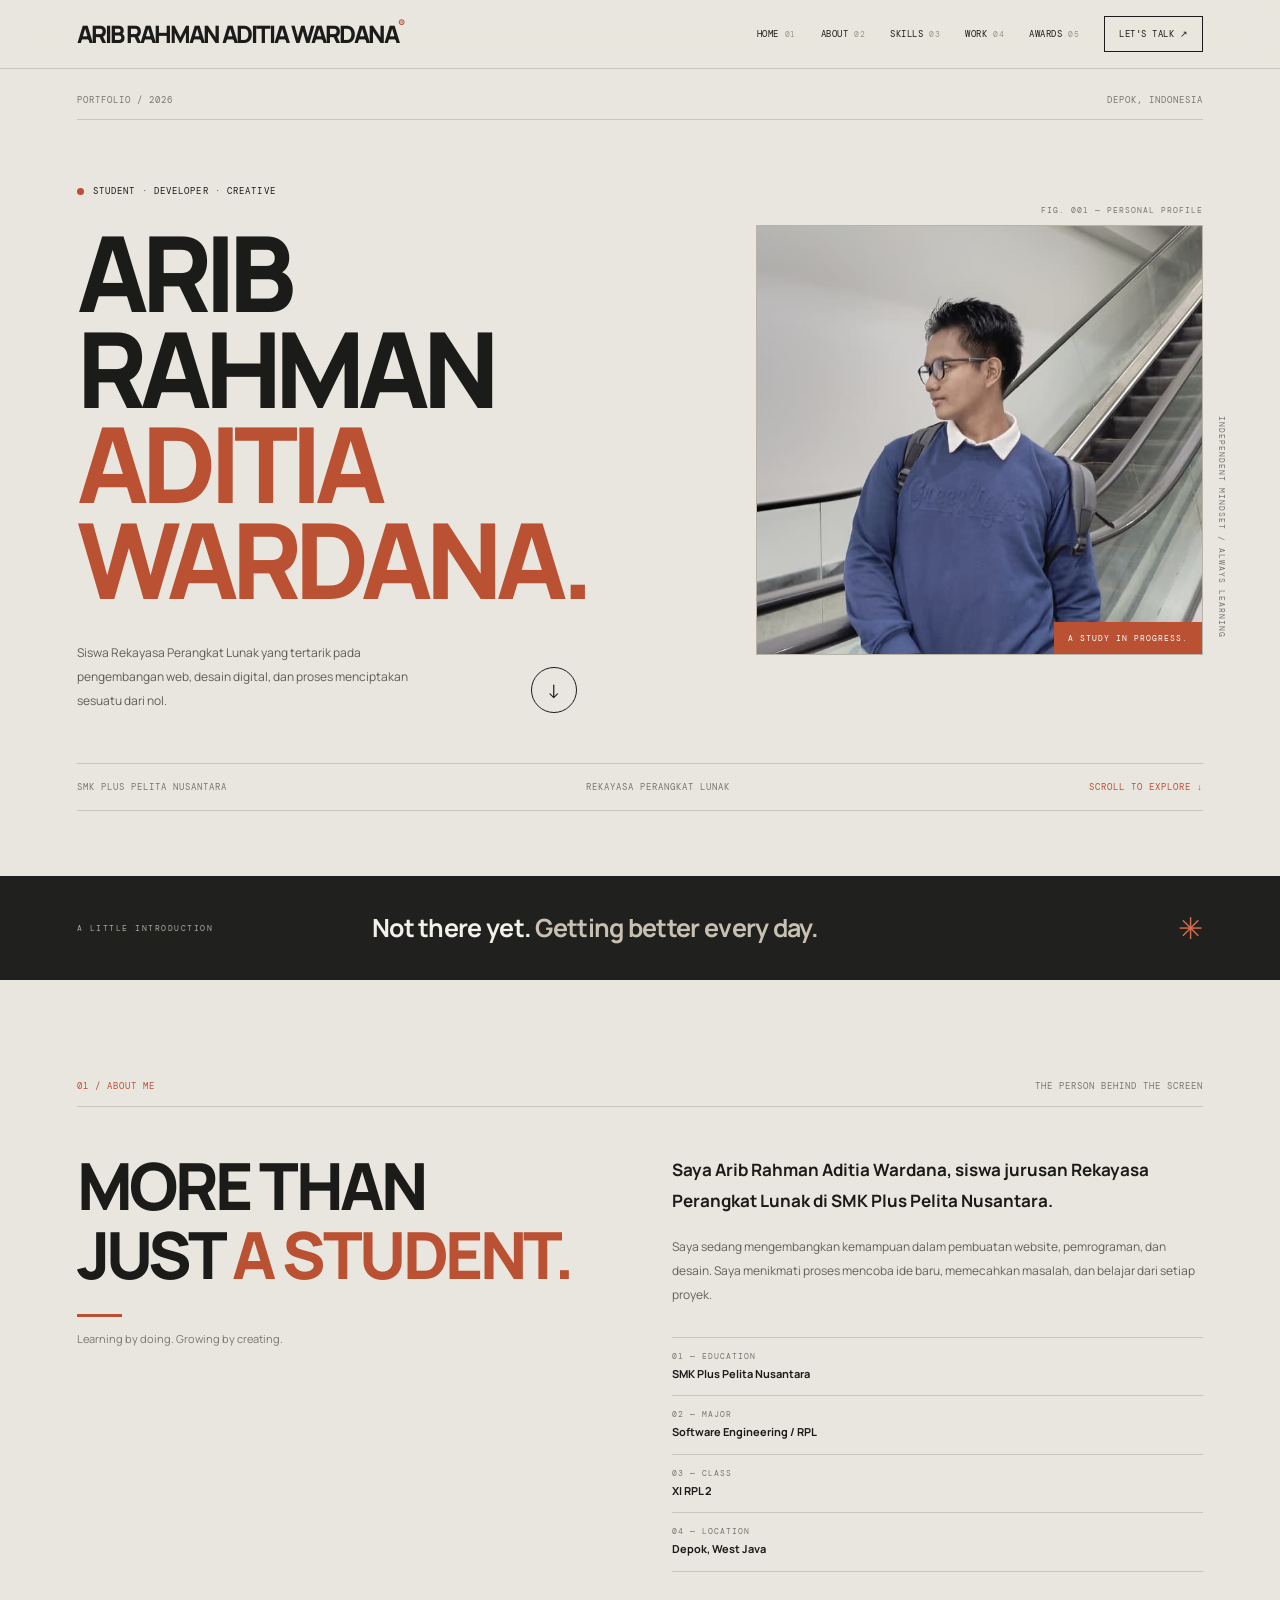
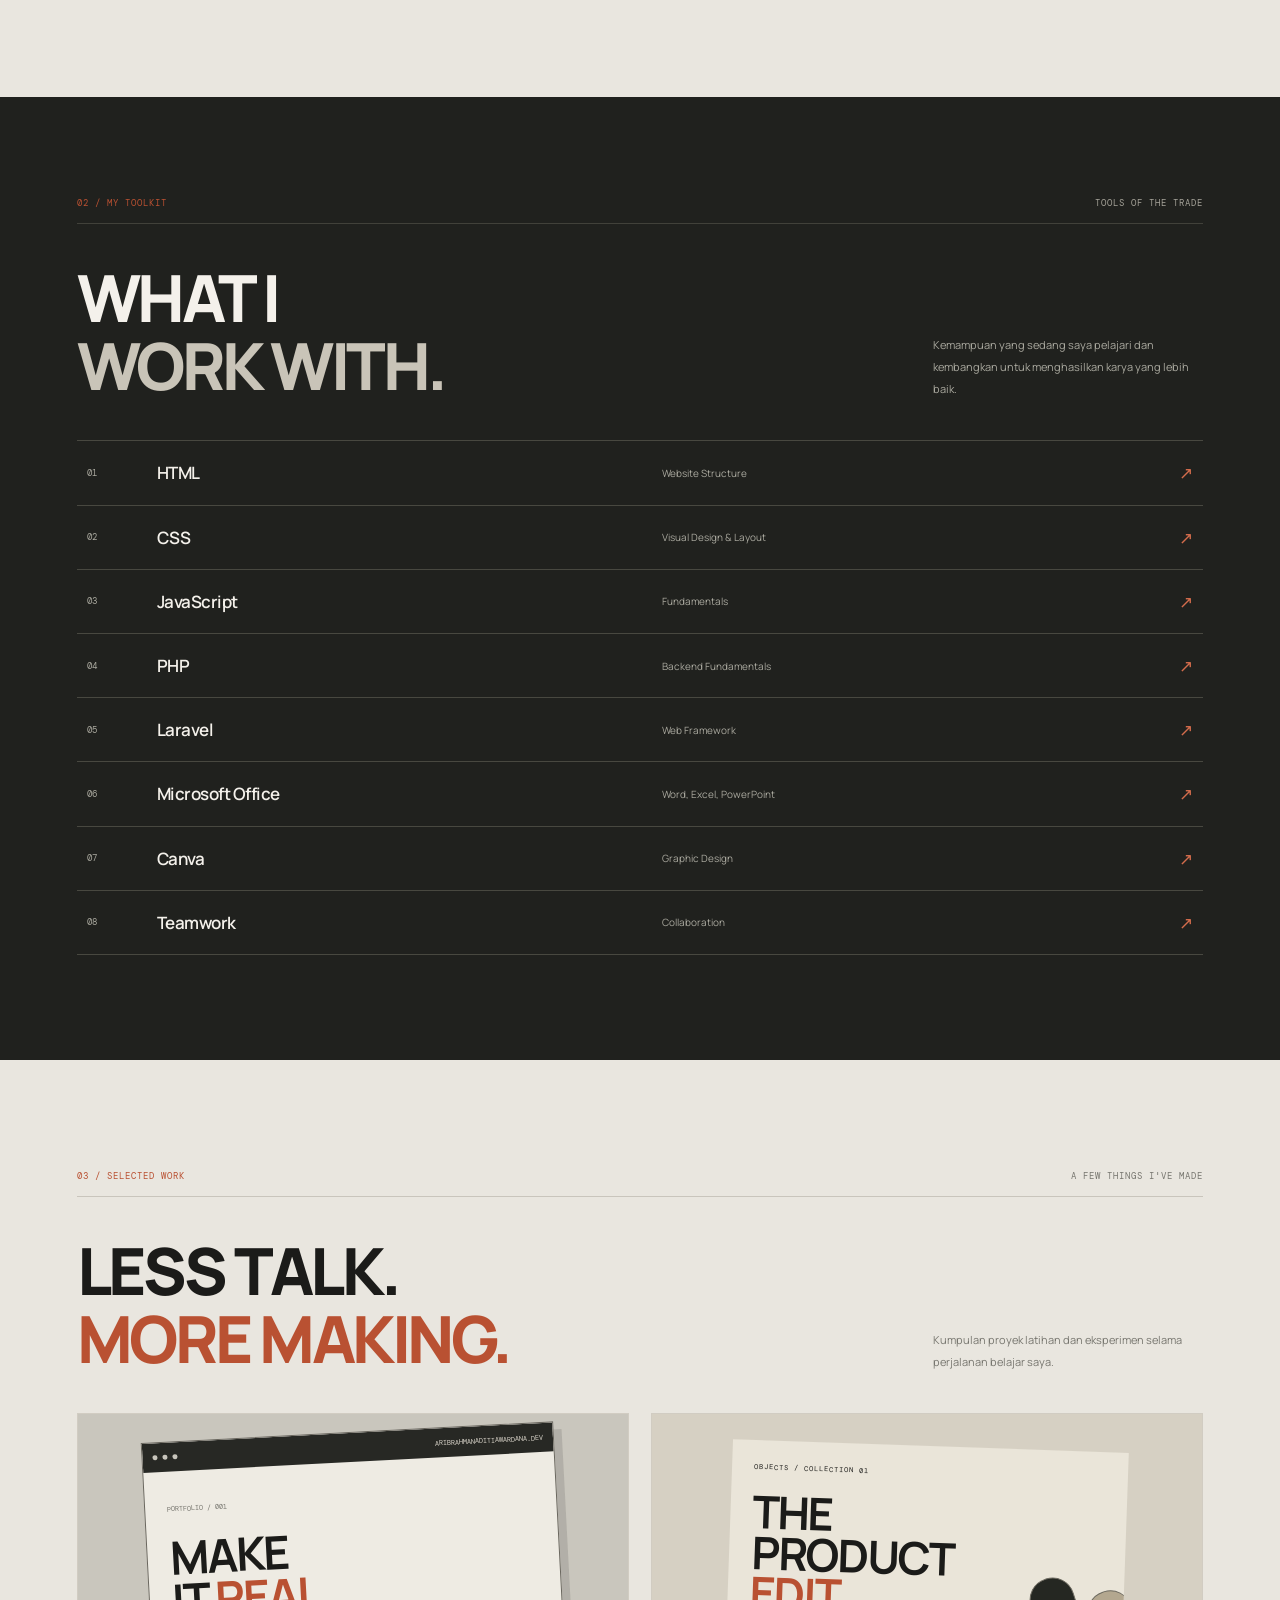
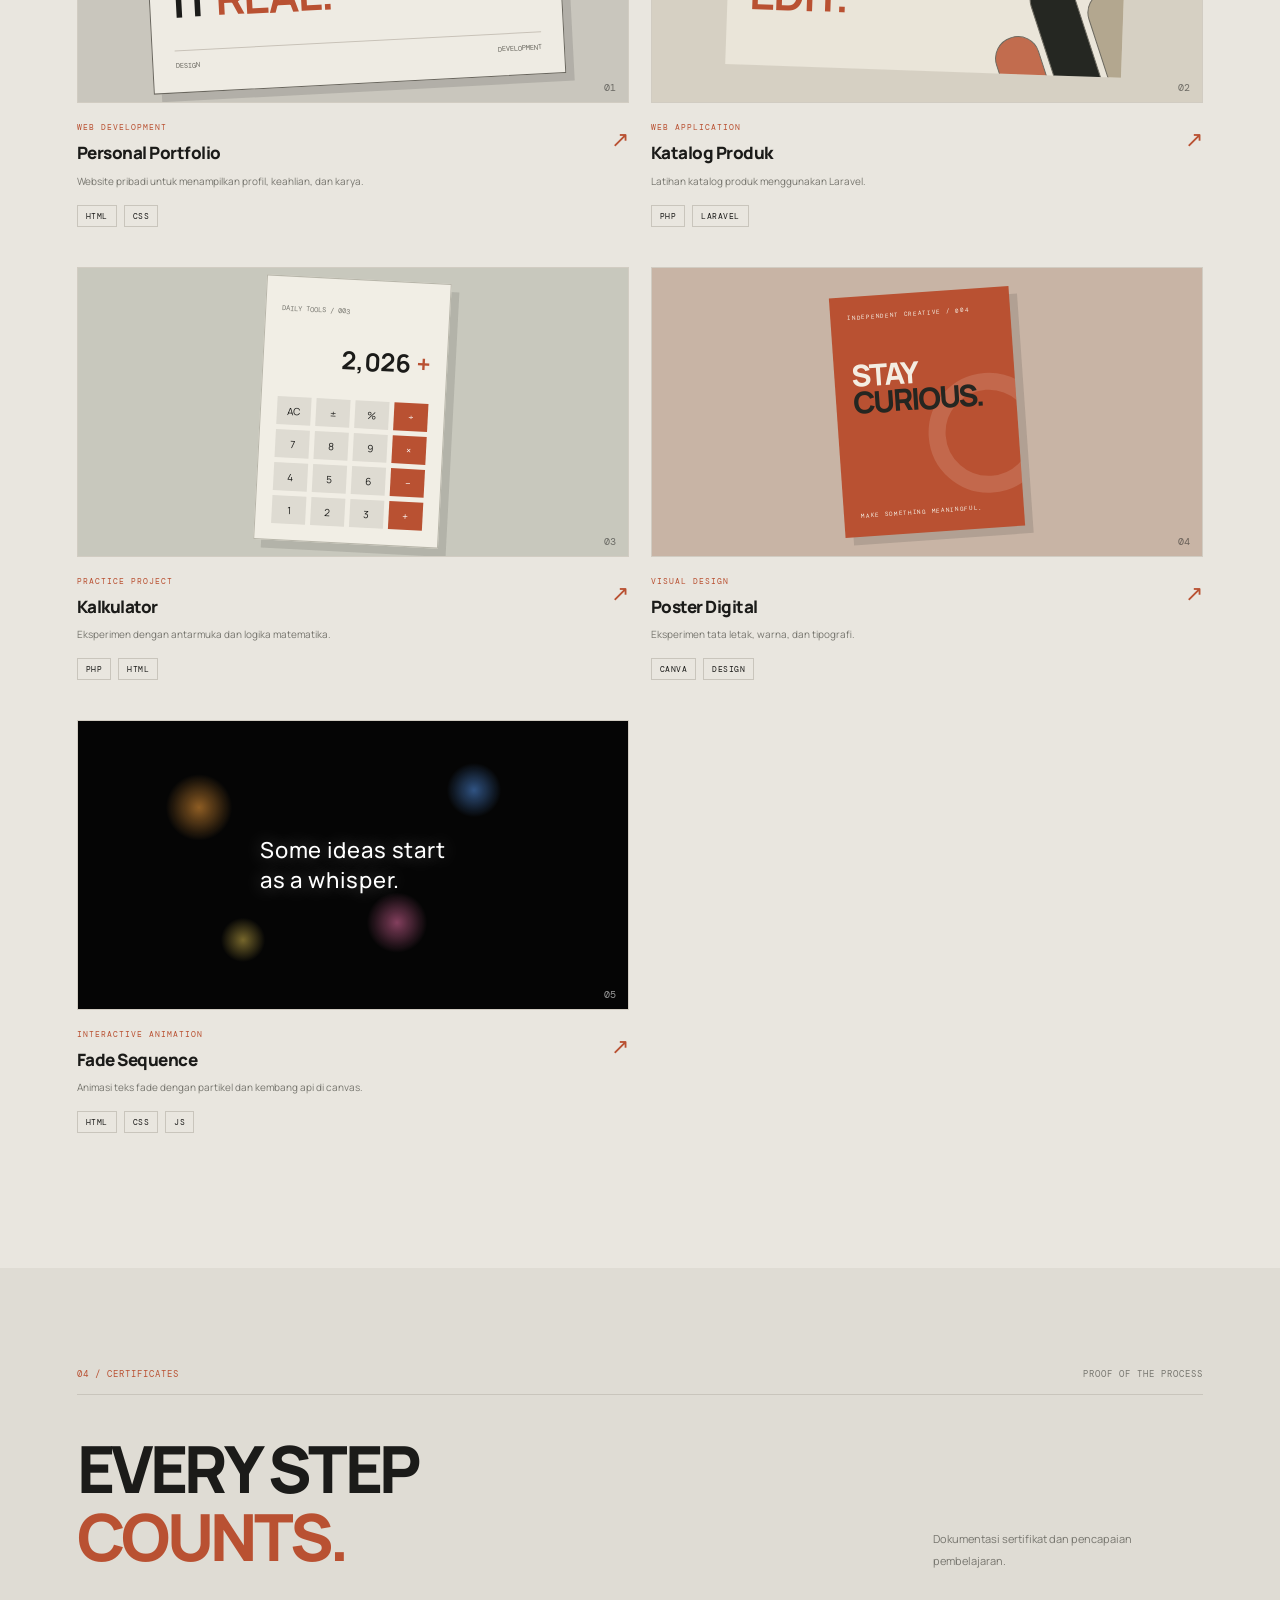
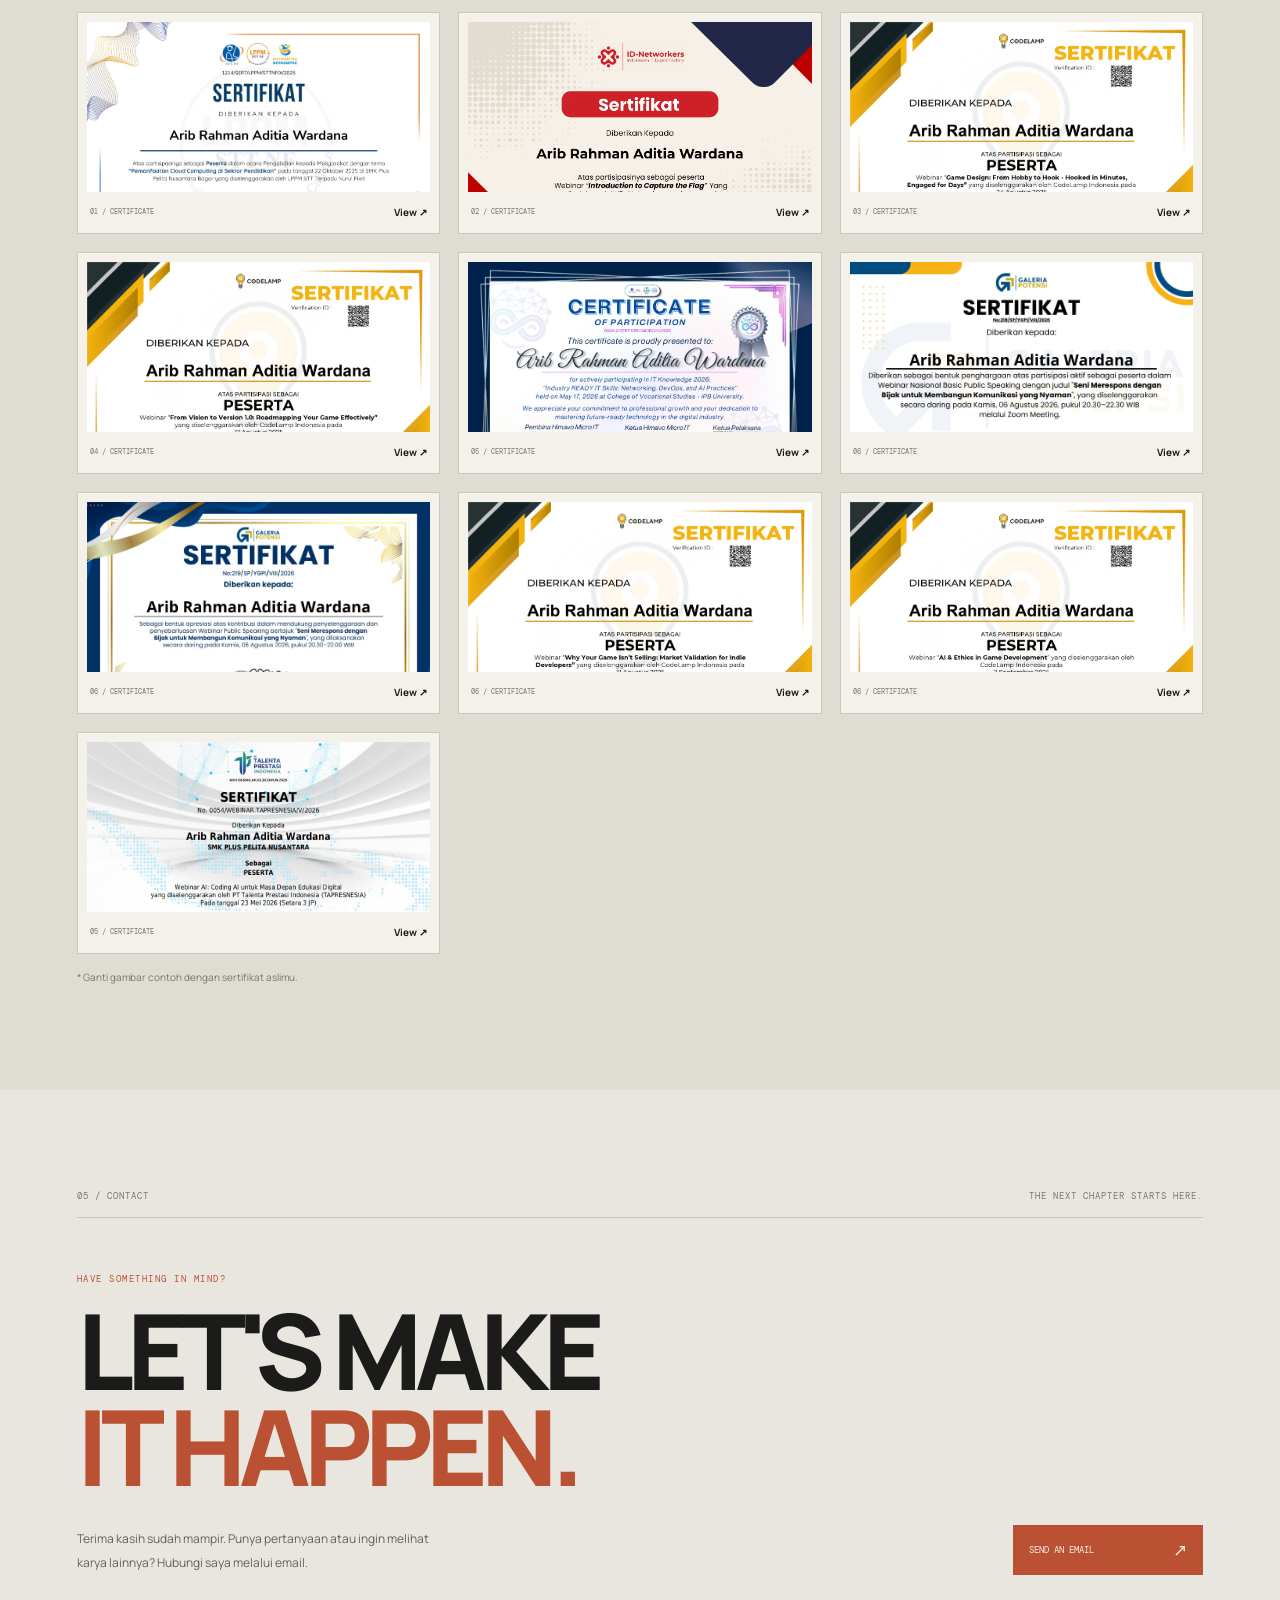
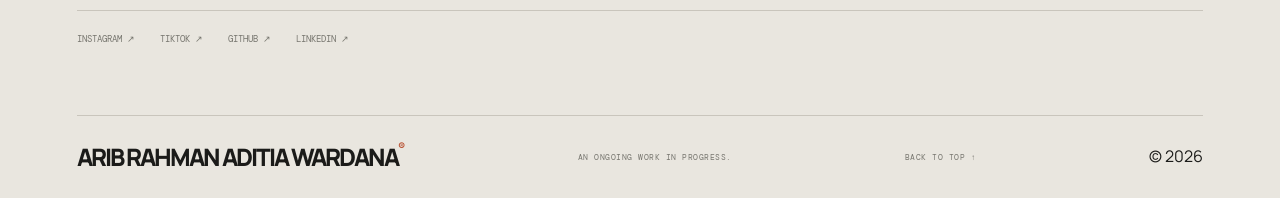
<file: index.html>
<!DOCTYPE html>
<html lang="id">
<head>
    <meta charset="UTF-8">
    <meta name="viewport" content="width=device-width, initial-scale=1.0">
    <meta name="description" content="Portofolio pribadi Arib Rahman Aditia Wardana.">
    <title>Arib Rahman Aditia Wardana — Portfolio</title>

    <link rel="stylesheet" href="style.css">
    <link rel="preconnect" href="https://fonts.googleapis.com">
    <link href="https://fonts.googleapis.com/css2?family=DM+Mono:wght@400;500&family=Manrope:wght@400;500;600;700;800&display=swap" rel="stylesheet">
</head>
<body>

    <!-- NAVIGATION -->
    <header class="navbar">
        <a href="#home" class="logo">ARIB RAHMAN ADITIA WARDANA<span>®</span></a>

        <input type="checkbox" id="menu-toggle">
        <label for="menu-toggle" class="menu-toggle">
            <span></span>
            <span></span>
        </label>

        <nav class="nav-links">
            <a href="#home">HOME <span>01</span></a>
            <a href="#about">ABOUT <span>02</span></a>
            <a href="#skills">SKILLS <span>03</span></a>
            <a href="#projects">WORK <span>04</span></a>
            <a href="#certificates">AWARDS <span>05</span></a>
            <a href="#contact" class="contact-link">LET'S TALK ↗</a>
        </nav>
    </header>

    <main>

        <!-- HERO -->
        <section class="hero page-width" id="home">
            <div class="hero-topline">
                <span>PORTFOLIO / 2026</span>
                <span>DEPOK, INDONESIA</span>
            </div>

            <div class="hero-main">
                <div class="hero-copy">
                    <p class="eyebrow"><span class="orange-dot"></span> STUDENT · DEVELOPER · CREATIVE</p>

                   <h1>
    ARIB RAHMAN<br>
    <span>ADITIA</span><br>
    <span>WARDANA</span><span class="period">.</span>
</h1>
                    <div class="hero-bottom">
                        <p class="hero-description">
                            Siswa Rekayasa Perangkat Lunak yang tertarik
                            pada pengembangan web, desain digital,
                            dan proses menciptakan sesuatu dari nol.
                        </p>

                        <a href="#projects" class="round-link" aria-label="Lihat proyek">
                            <span>↓</span>
                        </a>
                    </div>
                </div>

                <div class="hero-photo-area">
                    <div class="photo-index">FIG. 001 — PERSONAL PROFILE</div>

                    <div class="photo-frame">
                        <img src="image/perpusnaskrl.jpeg" alt="Foto Arib Rahman Aditia Wardana">
                        <div class="photo-placeholder">
                            <span>AR.</span>
                            <p>ADD YOUR PORTRAIT</p>
                        </div>
                        <div class="photo-caption">A STUDY IN PROGRESS.</div>
                    </div>

                    <div class="side-note">INDEPENDENT MINDSET / ALWAYS LEARNING</div>
                </div>
            </div>

            <div class="hero-footer">
                <span>SMK PLUS PELITA NUSANTARA</span>
                <span>REKAYASA PERANGKAT LUNAK</span>
                <a href="#about">SCROLL TO EXPLORE ↓</a>
            </div>
        </section>

        <!-- INTRO STRIP -->
        <section class="intro-strip">
            <div class="page-width intro-inner">
                <span class="intro-label">A LITTLE INTRODUCTION</span>
                <p>
                    Not there yet. <span>Getting better every day.</span>
                </p>
                <span class="intro-mark">✳</span>
            </div>
        </section>

        <!-- ABOUT -->
        <section class="page-width section about-section" id="about">
            <div class="section-top">
                <span class="section-number">01 / ABOUT ME</span>
                <span class="section-tag">THE PERSON BEHIND THE SCREEN</span>
            </div>

            <div class="about-layout">
                <div class="about-heading">
                    <h2>MORE THAN<br>JUST <span>A STUDENT.</span></h2>
                    <div class="small-line"></div>
                    <p>Learning by doing. Growing by creating.</p>
                </div>

                <div class="about-content">
                    <p class="lead">
                        Saya Arib Rahman Aditia Wardana, siswa jurusan
                        Rekayasa Perangkat Lunak di SMK Plus Pelita Nusantara.
                    </p>

                    <p>
                        Saya sedang mengembangkan kemampuan dalam
                        pembuatan website, pemrograman, dan desain.
                        Saya menikmati proses mencoba ide baru,
                        memecahkan masalah, dan belajar dari setiap proyek.
                    </p>

                    <div class="about-facts">
                        <div>
                            <span>01 — EDUCATION</span>
                            <strong>SMK Plus Pelita Nusantara</strong>
                        </div>
                        <div>
                            <span>02 — MAJOR</span>
                            <strong>Software Engineering / RPL</strong>
                        </div>
                        <div>
                            <span>03 — CLASS</span>
                            <strong>XI RPL 2</strong>
                        </div>
                        <div>
                            <span>04 — LOCATION</span>
                            <strong>Depok, West Java</strong>
                        </div>
                    </div>
                </div>
            </div>
        </section>

        <!-- SKILLS -->
        <section class="skills-section" id="skills">
            <div class="page-width section">
                <div class="section-top">
                    <span class="section-number">02 / MY TOOLKIT</span>
                    <span class="section-tag">TOOLS OF THE TRADE</span>
                </div>

                <div class="skills-heading">
                    <h2>WHAT I<br><span>WORK WITH.</span></h2>
                    <p>
                        Kemampuan yang sedang saya pelajari dan
                        kembangkan untuk menghasilkan karya yang lebih baik.
                    </p>
                </div>

                <div class="skill-list">
                    <div class="skill-row">
                        <span class="skill-no">01</span>
                        <h3>HTML</h3>
                        <p>Website Structure</p>
                        <span class="skill-arrow">↗</span>
                    </div>

                    <div class="skill-row">
                        <span class="skill-no">02</span>
                        <h3>CSS</h3>
                        <p>Visual Design &amp; Layout</p>
                        <span class="skill-arrow">↗</span>
                    </div>

                    <div class="skill-row">
                        <span class="skill-no">03</span>
                        <h3>JavaScript</h3>
                        <p>Fundamentals</p>
                        <span class="skill-arrow">↗</span>
                    </div>

                    <div class="skill-row">
                        <span class="skill-no">04</span>
                        <h3>PHP</h3>
                        <p>Backend Fundamentals</p>
                        <span class="skill-arrow">↗</span>
                    </div>

                    <div class="skill-row">
                        <span class="skill-no">05</span>
                        <h3>Laravel</h3>
                        <p>Web Framework</p>
                        <span class="skill-arrow">↗</span>
                    </div>

                    <div class="skill-row">
                        <span class="skill-no">06</span>
                        <h3>Microsoft Office</h3>
                        <p>Word, Excel, PowerPoint</p>
                        <span class="skill-arrow">↗</span>
                    </div>

                    <div class="skill-row">
                        <span class="skill-no">07</span>
                        <h3>Canva</h3>
                        <p>Graphic Design</p>
                        <span class="skill-arrow">↗</span>
                    </div>

                    <div class="skill-row">
                        <span class="skill-no">08</span>
                        <h3>Teamwork</h3>
                        <p>Collaboration</p>
                        <span class="skill-arrow">↗</span>
                    </div>
                </div>
            </div>
        </section>

        <!-- PROJECTS -->
        <section class="page-width section projects-section" id="projects">
            <div class="section-top">
                <span class="section-number">03 / SELECTED WORK</span>
                <span class="section-tag">A FEW THINGS I'VE MADE</span>
            </div>

            <div class="projects-heading">
                <h2>LESS TALK.<br><span>MORE MAKING.</span></h2>
                <p>
                    Kumpulan proyek latihan dan eksperimen
                    selama perjalanan belajar saya.
                </p>
            </div>

            <div class="project-grid">

                <article class="project-card project-featured">
                    <div class="project-art art-portfolio">
                        <div class="art-browser">
                            <div class="browser-top">
                                <span></span><span></span><span></span>
                                <p>ARIBRAHMANADITIAWARDANA.DEV</p>
                            </div>
                            <div class="browser-content">
                                <span class="browser-label">PORTFOLIO / 001</span>
                                <h3>MAKE<br>IT <i>REAL.</i></h3>
                                <div class="browser-bottom">
                                    <span>DESIGN</span>
                                    <span>DEVELOPMENT</span>
                                </div>
                            </div>
                        </div>
                        <span class="art-number">01</span>
                    </div>

                    <div class="project-info">
                        <div>
                            <p class="project-type">WEB DEVELOPMENT</p>
                            <h3>Personal Portfolio</h3>
                            <p>Website pribadi untuk menampilkan profil, keahlian, dan karya.</p>
                        </div>
                        <span class="project-symbol">↗</span>
                    </div>
                    <div class="project-tech"><span>HTML</span><span>CSS</span></div>
                </article>

                <article class="project-card">
                    <div class="project-art art-catalog">
                        <div class="catalog-sheet">
                            <p>OBJECTS / COLLECTION 01</p>
                            <h3>THE<br>PRODUCT<br><span>EDIT.</span></h3>
                            <div class="catalog-objects">
                                <div class="object object-one"></div>
                                <div class="object object-two"></div>
                                <div class="object object-three"></div>
                            </div>
                        </div>
                        <span class="art-number">02</span>
                    </div>

                    <div class="project-info">
                        <div>
                            <p class="project-type">WEB APPLICATION</p>
                            <h3>Katalog Produk</h3>
                            <p>Latihan katalog produk menggunakan Laravel.</p>
                        </div>
                        <span class="project-symbol">↗</span>
                    </div>
                    <div class="project-tech"><span>PHP</span><span>LARAVEL</span></div>
                </article>

                <article class="project-card" id="open-calc" role="button" tabindex="0" style="cursor:pointer">
                    <div class="project-art art-calculator">
                        <div class="calculator-sheet">
                            <span class="calc-title">DAILY TOOLS / 003</span>
                            <div class="calc-display">2,026 <span>+</span></div>
                            <div class="calc-grid">
                                <span>AC</span><span>±</span><span>%</span><span class="orange">÷</span>
                                <span>7</span><span>8</span><span>9</span><span class="orange">×</span>
                                <span>4</span><span>5</span><span>6</span><span class="orange">−</span>
                                <span>1</span><span>2</span><span>3</span><span class="orange">+</span>
                            </div>
                        </div>
                        <span class="art-number">03</span>
                    </div>

                    <div class="project-info">
                        <div>
                            <p class="project-type">PRACTICE PROJECT</p>
                            <h3>Kalkulator</h3>
                            <p>Eksperimen dengan antarmuka dan logika matematika.</p>
                        </div>
                        <span class="project-symbol">↗</span>
                    </div>
                    <div class="project-tech"><span>PHP</span><span>HTML</span></div>
                </article>

                <article class="project-card">
                    <div class="project-art art-poster">
                        <div class="poster-sheet">
                            <span class="poster-top">INDEPENDENT CREATIVE / 004</span>
                            <h3>STAY<br><span>CURIOUS.</span></h3>
                            <div class="poster-circle"></div>
                            <span class="poster-bottom">MAKE SOMETHING MEANINGFUL.</span>
                        </div>
                        <span class="art-number">04</span>
                    </div>

                    <div class="project-info">
                        <div>
                            <p class="project-type">VISUAL DESIGN</p>
                            <h3>Poster Digital</h3>
                            <p>Eksperimen tata letak, warna, dan tipografi.</p>
                        </div>
                        <span class="project-symbol">↗</span>
                    </div>
                    <div class="project-tech"><span>CANVA</span><span>DESIGN</span></div>
                </article>

                <article class="project-card" id="open-fade" role="button" tabindex="0" style="cursor:pointer">
                    <div class="project-art" style="background:#050505;">
                        <div style="position:absolute;inset:0;background:
                            radial-gradient(circle at 22% 30%, rgba(255,165,60,.55) 0, transparent 7%),
                            radial-gradient(circle at 72% 24%, rgba(90,160,255,.5) 0, transparent 6%),
                            radial-gradient(circle at 58% 70%, rgba(255,120,180,.5) 0, transparent 8%),
                            radial-gradient(circle at 30% 76%, rgba(255,220,90,.45) 0, transparent 5%);"></div>
                        <span style="position:relative;color:#fff;font:500 22px 'Manrope',sans-serif;letter-spacing:.04em;text-shadow:0 0 18px rgba(255,255,255,.35);">Some ideas start<br>as a whisper.</span>
                        <span class="art-number" style="color:rgba(255,255,255,.6)">05</span>
                    </div>

                    <div class="project-info">
                        <div>
                            <p class="project-type">INTERACTIVE ANIMATION</p>
                            <h3>Fade Sequence</h3>
                            <p>Animasi teks fade dengan partikel dan kembang api di canvas.</p>
                        </div>
                        <span class="project-symbol">↗</span>
                    </div>
                    <div class="project-tech"><span>HTML</span><span>CSS</span><span>JS</span></div>
                </article>


            </div>
        </section>

        <!-- CERTIFICATES -->
        <section class="cert-section" id="certificates">
            <div class="page-width section">
                <div class="section-top">
                    <span class="section-number">04 / CERTIFICATES</span>
                    <span class="section-tag">PROOF OF THE PROCESS</span>
                </div>

                <div class="cert-heading">
                    <h2>EVERY STEP<br><span>COUNTS.</span></h2>
                    <p>Dokumentasi sertifikat dan pencapaian pembelajaran.</p>
                </div>

                <div class="cert-grid">
                    <a class="cert-card" href="image/Arib Rahman Aditia Wardana  - Sertifikat Peserta “Pemanfaatan Cloud Computing di Sektor Pendidikan”_page-0001.jpg" target="_blank" rel="noopener noreferrer">
                        <div class="cert-image"><img src="image/Arib Rahman Aditia Wardana  - Sertifikat Peserta “Pemanfaatan Cloud Computing di Sektor Pendidikan”_page-0001.jpg" alt="Sertifikat 1"></div>
                        <div class="cert-label"><span>01 / CERTIFICATE</span><strong>View ↗</strong></div>
                    </a>

                    <a class="cert-card" href="image/Arib Rahman Aditia Wardana  Sertifikat Webinar Introduction to Capture the Flag_page-0001.jpg" target="_blank" rel="noopener noreferrer">
                        <div class="cert-image"><img src="image/Arib Rahman Aditia Wardana  Sertifikat Webinar Introduction to Capture the Flag_page-0001.jpg" alt="Sertifikat 2"></div>
                        <div class="cert-label"><span>02 / CERTIFICATE</span><strong>View ↗</strong></div>
                    </a>

                    <a class="cert-card" href="image/Arib Rahman Aditia Wardana (1)_page-0001.jpg" target="_blank" rel="noopener noreferrer">
                        <div class="cert-image"><img src="image/Arib Rahman Aditia Wardana (1)_page-0001.jpg" alt="Sertifikat 3"></div>
                        <div class="cert-label"><span>03 / CERTIFICATE</span><strong>View ↗</strong></div>
                    </a>

                    <a class="cert-card" href="image/Arib Rahman Aditia Wardana (2)_page-0001.jpg" target="_blank" rel="noopener noreferrer">
                        <div class="cert-image"><img src="image/Arib Rahman Aditia Wardana (2)_page-0001.jpg" alt="Sertifikat 4"></div>
                        <div class="cert-label"><span>04 / CERTIFICATE</span><strong>View ↗</strong></div>
                    </a>

                    <a class="cert-card" href="image/Arib Rahman Aditia Wardana (3)_pages-to-jpg-0001.jpg" target="_blank" rel="noopener noreferrer">
                        <div class="cert-image"><img src="image/Arib Rahman Aditia Wardana (3)_pages-to-jpg-0001.jpg" alt="Sertifikat 5"></div>
                        <div class="cert-label"><span>05 / CERTIFICATE</span><strong>View ↗</strong></div>
                    </a>

                    <a class="cert-card" href="image/Arib Rahman Aditia Wardana sertifikat public speaking 2.jpeg" target="_blank" rel="noopener noreferrer">
                        <div class="cert-image"><img src="image/Arib Rahman Aditia Wardana sertifikat public speaking 2.jpeg" alt="Sertifikat 6"></div>
                        <div class="cert-label"><span>06 / CERTIFICATE</span><strong>View ↗</strong></div>
                    </a>
                    <a class="cert-card" href="image/Arib Rahman Aditia Wardana sertifikat public speaking1.jpeg" target="_blank" rel="noopener noreferrer">
                        <div class="cert-image"><img src="image/Arib Rahman Aditia Wardana sertifikat public speaking1.jpeg" alt="Sertifikat 6"></div>
                        <div class="cert-label"><span>06 / CERTIFICATE</span><strong>View ↗</strong></div>
                    </a>
                    <a class="cert-card" href="image/Arib Rahman Aditia Wardana_page-0001.jpg" target="_blank" rel="noopener noreferrer">
                        <div class="cert-image"><img src="image/Arib Rahman Aditia Wardana_page-0001.jpg" alt="Sertifikat 6"></div>
                        <div class="cert-label"><span>06 / CERTIFICATE</span><strong>View ↗</strong></div>
                    </a>
                    
                    <a class="cert-card" href="image/arib-rahman-aditia-wardana_page-0001.jpg" target="_blank" rel="noopener noreferrer">
                        <div class="cert-image"><img src="image/arib-rahman-aditia-wardana_page-0001.jpg" alt="Sertifikat 6"></div>
                        <div class="cert-label"><span>06 / CERTIFICATE</span><strong>View ↗</strong></div>
                    </a>

                    <a class="cert-card" href="image/Arib Rahman Aditia Wardana-webinar tapresia.png" target="_blank" rel="noopener noreferrer">
                        <div class="cert-image"><img src="image/Arib Rahman Aditia Wardana-webinar tapresia.png" alt="Sertifikat 5"></div>
                        <div class="cert-label"><span>05 / CERTIFICATE</span><strong>View ↗</strong></div>
                    </a>
                </div>

                <p class="cert-note">* Ganti gambar contoh dengan sertifikat aslimu.</p>
            </div>
        </section>

        <!-- CONTACT -->
        <section class="page-width contact-section" id="contact">
            <div class="contact-topline">
                <span>05 / CONTACT</span>
                <span>THE NEXT CHAPTER STARTS HERE.</span>
            </div>

            <p class="contact-eyebrow">HAVE SOMETHING IN MIND?</p>
            <h2>LET'S MAKE<br><span>IT HAPPEN.</span></h2>

            <div class="contact-bottom">
                <p>
                    Terima kasih sudah mampir. Punya pertanyaan atau
                    ingin melihat karya lainnya? Hubungi saya melalui email.
                </p>
                <a href="mailto:ardanmana2016@gmail.com" class="email-button">
                    SEND AN EMAIL <span>↗</span>
                </a>
            </div>

            <div class="socials">
                <a href="https://www.instagram.com/ardnmna" target="_blank" rel="noopener noreferrer">INSTAGRAM ↗</a>
                <a href="https://www.tiktok.com/@arawamn" target="_blank" rel="noopener noreferrer">TIKTOK ↗</a>
                <a href="https://github.com/Arman1116" target="_blank" rel="noopener noreferrer">GITHUB ↗</a>
                <a href="https://www.linkedin.com/in/ardan-wardana-b14547422/" target="_blank" rel="noopener noreferrer">LINKEDIN ↗</a>
            </div>
        </section>

    </main>

    <!-- FOOTER -->
    <footer class="page-width footer">
        <a href="#home" class="logo">ARIB RAHMAN ADITIA WARDANA<span>®</span></a>
        <p>AN ONGOING WORK IN PROGRESS.</p>
        <a href="#home">BACK TO TOP ↑</a>
        <span class="copyright">© 2026</span>
    </footer>


    <!-- KALKULATOR POP-UP -->
    <dialog id="calc-dialog">
        <form id="calc-form" method="post" action="kalkulator.php">
            <div class="calc-head">
                <h3>Kalkulator Sederhana</h3>
                <button type="button" id="calc-close" aria-label="Tutup">✕</button>
            </div>
            <input type="hidden" name="ajax" value="1">
            <input type="number" name="angka1" placeholder="Angka Pertama" step="any" required>
            <select name="operasi">
                <option value="tambah">Tambah (+)</option>
                <option value="kurang">Kurang (-)</option>
                <option value="kali">Kali (x)</option>
                <option value="bagi">Bagi (/)</option>
            </select>
            <input type="number" name="angka2" placeholder="Angka Kedua" step="any" required>
            <button type="submit" class="calc-submit">Hitung</button>
            <div id="calc-hasil" class="calc-hasil" hidden></div>
        </form>
    </dialog>

    <style>
        #calc-dialog { border: 1px solid #ccc; border-radius: 10px; padding: 20px; width: min(340px, 90vw); font-family: inherit; }
        #calc-dialog::backdrop { background: rgba(0,0,0,.5); }
        #calc-dialog input, #calc-dialog select { width: 100%; padding: 10px; margin: 8px 0; border: 1px solid #ccc; border-radius: 4px; box-sizing: border-box; font: inherit; }
        .calc-head { display: flex; justify-content: space-between; align-items: center; }
        .calc-head h3 { margin: 0; }
        #calc-close { background: none; border: none; font-size: 18px; cursor: pointer; }
        .calc-submit { width: 100%; padding: 10px; margin-top: 8px; background: #2ecc71; color: #fff; border: none; border-radius: 4px; cursor: pointer; font: inherit; }
        .calc-hasil { margin-top: 12px; padding: 10px; text-align: center; font-weight: bold; background: #e8f8f5; border: 1px solid #2ecc71; border-radius: 4px; }
    </style>

    <script>
        const dlg = document.getElementById('calc-dialog');
        const card = document.getElementById('open-calc');
        const form = document.getElementById('calc-form');
        const out = document.getElementById('calc-hasil');

        card.addEventListener('click', () => dlg.showModal());
        card.addEventListener('keydown', e => { if (e.key === 'Enter') dlg.showModal(); });
        document.getElementById('calc-close').addEventListener('click', () => dlg.close());

        form.addEventListener('submit', e => {
            e.preventDefault();
            fetch('kalkulator.php', { method: 'POST', body: new FormData(form) })
                .then(r => r.text())
                .then(t => { out.hidden = false; out.textContent = 'Hasil: ' + t; })
                .catch(() => { out.hidden = false; out.textContent = 'Gagal. Jalankan lewat localhost (XAMPP/Laragon).'; });
        });
    </script>


    <!-- FADE SEQUENCE POP-UP -->
    <dialog id="fade-dialog">
        <button type="button" id="fade-close" aria-label="Tutup">✕</button>
        <iframe id="fade-frame" title="Fade Sequence"></iframe>
    </dialog>

    <style>
        #fade-dialog { width: 100vw; height: 100vh; max-width: 100vw; max-height: 100vh; border: none; padding: 0; background: #050505; }
        #fade-dialog::backdrop { background: #050505; }
        #fade-frame { width: 100%; height: 100%; border: 0; display: block; }
        #fade-close { position: fixed; top: 16px; right: 16px; z-index: 10; width: 40px; height: 40px; border-radius: 50%; border: 1px solid rgba(255,255,255,.4); background: rgba(0,0,0,.5); color: #fff; font-size: 16px; cursor: pointer; }
    </style>

    <script>
        const fadeDlg = document.getElementById('fade-dialog');
        const fadeFrame = document.getElementById('fade-frame');
        const fadeCard = document.getElementById('open-fade');
        function openFade() { fadeFrame.src = 'fade.html'; fadeDlg.showModal(); }
        function closeFade() { fadeDlg.close(); }
        fadeDlg.addEventListener('close', () => { fadeFrame.src = 'about:blank'; });
        fadeCard.addEventListener('click', openFade);
        fadeCard.addEventListener('keydown', e => { if (e.key === 'Enter') openFade(); });
        document.getElementById('fade-close').addEventListener('click', closeFade);
    </script>

</body>
</html>
</file>
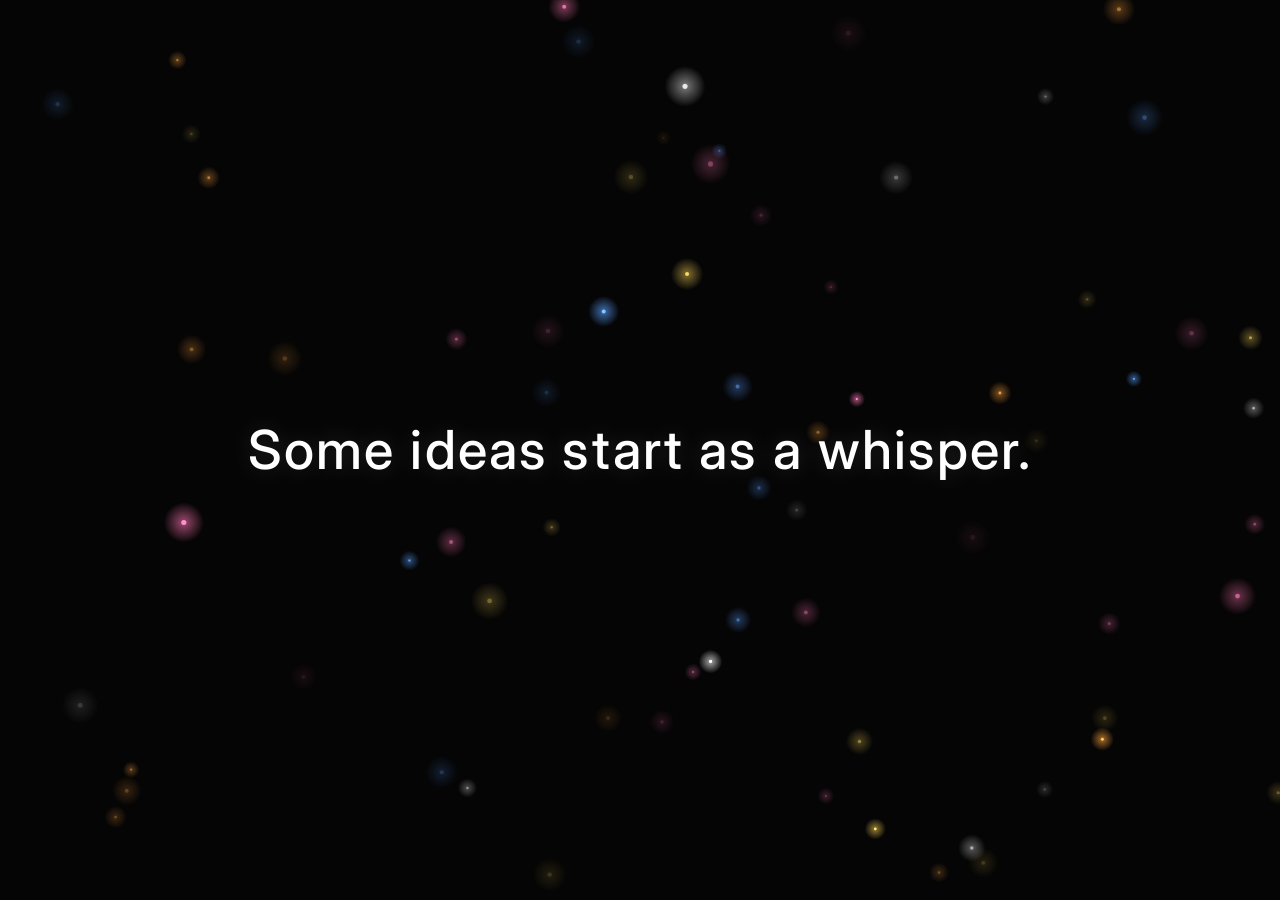
<file: fade.html>
<!DOCTYPE html>
<html lang="en">
<head>
  <meta charset="UTF-8" />
  <meta name="viewport" content="width=device-width, initial-scale=1.0, maximum-scale=1.0, user-scalable=no" />
  <title>Fade Sequence</title>

  <!-- Google Font: Inter (medium weight, close match to reference) -->
  <link rel="preconnect" href="https://fonts.googleapis.com">
  <link rel="preconnect" href="https://fonts.gstatic.com" crossorigin>
  <link href="https://fonts.googleapis.com/css2?family=Inter:wght@300;400;500;600&display=swap" rel="stylesheet">

  <style>
* {
  margin: 0;
  padding: 0;
  box-sizing: border-box;
}

html, body {
  width: 100%;
  height: 100%;
  overflow: hidden;
  background: #050505;
  cursor: default;
}

body {
  font-family: 'Inter', -apple-system, BlinkMacSystemFont, 'Segoe UI', sans-serif;
  -webkit-font-smoothing: antialiased;
  -moz-osx-font-smoothing: grayscale;
}

#particle-canvas {
  position: fixed;
  top: 0;
  left: 0;
  width: 100vw;
  height: 100vh;
  display: block;
  z-index: 1;
}

.stage {
  position: fixed;
  top: 0;
  left: 0;
  width: 100vw;
  height: 100vh;
  display: flex;
  align-items: center;
  justify-content: center;
  z-index: 2;
  padding: 0 24px;
  pointer-events: none;
}

.fade-text {
  color: #ffffff;
  font-weight: 500;
  font-size: clamp(1.6rem, 4.2vw, 3.4rem);
  letter-spacing: 0.04em;
  text-align: center;
  line-height: 1.4;
  max-width: 900px;
  opacity: 0;
  filter: blur(6px);
  transform: translateY(6px) scale(0.98);
  text-shadow: 0 0 24px rgba(255, 255, 255, 0.15);
  transition:
    opacity 1.4s cubic-bezier(0.22, 1, 0.36, 1),
    filter 1.4s cubic-bezier(0.22, 1, 0.36, 1),
    transform 1.4s cubic-bezier(0.22, 1, 0.36, 1);
}

.fade-text.visible {
  opacity: 1;
  filter: blur(0px);
  transform: translateY(0) scale(1);
}

@media (max-width: 600px) {
  .fade-text {
    font-size: clamp(1.3rem, 6vw, 2rem);
    letter-spacing: 0.02em;
    max-width: 100%;
  }
}
  </style>
</head>
<body>

  <canvas id="particle-canvas"></canvas>

  <main class="stage">
    <h1 id="text-line" class="fade-text"></h1>
  </main>

  <script>
(function () {
  'use strict';

  const canvas = document.getElementById('particle-canvas');
  const ctx = canvas.getContext('2d');

  let width, height, dpr;

  function resize() {
    dpr = window.devicePixelRatio || 1;
    width = window.innerWidth;
    height = window.innerHeight;
    canvas.width = width * dpr;
    canvas.height = height * dpr;
    canvas.style.width = width + 'px';
    canvas.style.height = height + 'px';
    ctx.setTransform(1, 0, 0, 1, 0, 0);
    ctx.scale(dpr, dpr);
  }
  window.addEventListener('resize', resize);
  resize();

  const PALETTE = [
    '255, 255, 255',
    '255, 165, 60',
    '255, 220, 90',
    '90, 160, 255',
    '255, 120, 180'
  ];

  function randomColor() {
    return PALETTE[Math.floor(Math.random() * PALETTE.length)];
  }
  function rand(min, max) {
    return Math.random() * (max - min) + min;
  }

  class GlowDot {
    constructor() {
      this.reset(true);
    }

    reset(randomStart) {
      this.x = rand(0, width);
      this.y = randomStart ? rand(0, height) : height + 20;
      this.radius = rand(1, 2.6);
      this.baseAlpha = rand(0.25, 0.7);
      this.alpha = this.baseAlpha;
      this.color = randomColor();
      this.vx = rand(-0.08, 0.08);
      this.vy = rand(-0.18, -0.04);
      this.pulseSpeed = rand(0.005, 0.015);
      this.pulseOffset = rand(0, Math.PI * 2);
    }

    update(time) {
      this.x += this.vx;
      this.y += this.vy;
      this.alpha = this.baseAlpha * (0.6 + 0.4 * Math.sin(time * this.pulseSpeed + this.pulseOffset));

      if (this.y < -20 || this.x < -20 || this.x > width + 20) {
        this.reset(false);
      }
    }

    draw() {
      ctx.save();
      ctx.globalCompositeOperation = 'lighter';
      const glow = ctx.createRadialGradient(this.x, this.y, 0, this.x, this.y, this.radius * 8);
      glow.addColorStop(0, `rgba(${this.color}, ${this.alpha})`);
      glow.addColorStop(1, `rgba(${this.color}, 0)`);
      ctx.fillStyle = glow;
      ctx.beginPath();
      ctx.arc(this.x, this.y, this.radius * 8, 0, Math.PI * 2);
      ctx.fill();

      ctx.fillStyle = `rgba(${this.color}, ${this.alpha})`;
      ctx.beginPath();
      ctx.arc(this.x, this.y, this.radius, 0, Math.PI * 2);
      ctx.fill();
      ctx.restore();
    }
  }

  class FireworkParticle {
    constructor(x, y, color) {
      this.x = x;
      this.y = y;
      this.color = color;
      const angle = rand(0, Math.PI * 2);
      const speed = rand(0.6, 3.2);
      this.vx = Math.cos(angle) * speed;
      this.vy = Math.sin(angle) * speed;
      this.radius = rand(1, 2.2);
      this.life = 1;
      this.decay = rand(0.008, 0.02);
      this.friction = 0.96;
    }

    update() {
      this.vx *= this.friction;
      this.vy *= this.friction;
      this.x += this.vx;
      this.y += this.vy;
      this.life -= this.decay;
    }

    draw() {
      if (this.life <= 0) return;
      ctx.save();
      ctx.globalCompositeOperation = 'lighter';
      const alpha = Math.max(this.life, 0);
      const glow = ctx.createRadialGradient(this.x, this.y, 0, this.x, this.y, this.radius * 6);
      glow.addColorStop(0, `rgba(${this.color}, ${alpha})`);
      glow.addColorStop(1, `rgba(${this.color}, 0)`);
      ctx.fillStyle = glow;
      ctx.beginPath();
      ctx.arc(this.x, this.y, this.radius * 6, 0, Math.PI * 2);
      ctx.fill();

      ctx.fillStyle = `rgba(${this.color}, ${alpha})`;
      ctx.beginPath();
      ctx.arc(this.x, this.y, this.radius, 0, Math.PI * 2);
      ctx.fill();
      ctx.restore();
    }
  }

  class Firework {
    constructor() {
      const margin = 0.18;
      this.x = rand(width * margin, width * (1 - margin));
      this.y = rand(height * margin, height * (1 - margin));
      this.color = randomColor();
      this.particles = [];
      const count = Math.floor(rand(14, 26));
      for (let i = 0; i < count; i++) {
        this.particles.push(new FireworkParticle(this.x, this.y, this.color));
      }
    }

    update() {
      this.particles.forEach((p) => p.update());
      this.particles = this.particles.filter((p) => p.life > 0);
    }

    draw() {
      this.particles.forEach((p) => p.draw());
    }

    get isDone() {
      return this.particles.length === 0;
    }
  }

  const DOT_COUNT = Math.min(70, Math.floor((width * height) / 14000));
  const dots = Array.from({ length: DOT_COUNT }, () => new GlowDot());
  let fireworks = [];

  function scheduleFirework() {
    const delay = rand(1400, 3200);
    setTimeout(() => {
      fireworks.push(new Firework());
      scheduleFirework();
    }, delay);
  }
  scheduleFirework();

  function animate(time) {
    ctx.clearRect(0, 0, width, height);

    dots.forEach((dot) => {
      dot.update(time);
      dot.draw();
    });

    fireworks.forEach((fw) => {
      fw.update();
      fw.draw();
    });
    fireworks = fireworks.filter((fw) => !fw.isDone);

    requestAnimationFrame(animate);
  }
  requestAnimationFrame(animate);

  const SENTENCES = [
    'Some ideas start as a whisper.',
    'They grow quietly in the dark.',
    'Then, all at once, they ignite.',
    'This is where thoughts become light.'
  ];

  const textEl = document.getElementById('text-line');
  let sentenceIndex = 0;

  const VISIBLE_DURATION = 3200;
  const FADE_DURATION = 1400;

  function showNextSentence() {
    textEl.textContent = SENTENCES[sentenceIndex];

    requestAnimationFrame(() => {
      textEl.classList.add('visible');
    });

    setTimeout(() => {
      textEl.classList.remove('visible');
      setTimeout(() => {
        sentenceIndex = (sentenceIndex + 1) % SENTENCES.length;
        showNextSentence();
      }, FADE_DURATION);
    }, VISIBLE_DURATION + FADE_DURATION);
  }

  showNextSentence();
})();
  </script>
</body>
</html>
</file>
<file: style.css>
/* ===================================
   AR PORTFOLIO
   Editorial / Minimal / Streetwear
   HTML + CSS — NO JAVASCRIPT
=================================== */

:root {
    --bg: #e9e6df;
    --paper: #f4f1eb;
    --ink: #1b1b19;
    --muted: #77766f;
    --line: #c9c5bc;
    --orange: #b95132;
    --dark: #20211e;
    --dark-muted: #aaa99f;
    --mono: "DM Mono", monospace;
    --sans: "Manrope", sans-serif;
}

* {
    margin: 0;
    padding: 0;
    box-sizing: border-box;
}

html {
    scroll-behavior: smooth;
    scroll-padding-top: 90px;
}

body {
    background: var(--bg);
    color: var(--ink);
    font-family: var(--sans);
    line-height: 1.6;
    overflow-x: hidden;
}

a {
    color: inherit;
    text-decoration: none;
}

img {
    display: block;
    max-width: 100%;
}

::selection {
    background: var(--orange);
    color: white;
}

.page-width {
    width: min(1160px, 88%);
    margin-inline: auto;
}

/* NAVBAR */

.navbar {
    position: sticky;
    top: 0;
    z-index: 100;
    display: flex;
    align-items: center;
    justify-content: space-between;
    padding: 15px 6%;
    border-bottom: 1px solid var(--line);
    background: rgba(233, 230, 223, 0.94);
    backdrop-filter: blur(12px);
}

.logo {
    font-size: 24px;
    font-weight: 800;
    letter-spacing: -2px;
}

.logo span {
    color: var(--orange);
    font-size: 11px;
    vertical-align: top;
    letter-spacing: 0;
}

.nav-links {
    display: flex;
    align-items: center;
    gap: 25px;
}

.nav-links > a {
    display: flex;
    align-items: center;
    gap: 6px;
    font: 9px var(--mono);
    letter-spacing: 0.5px;
    transition: color 0.2s ease;
}

.nav-links > a:hover {
    color: var(--orange);
}

.nav-links > a span {
    color: #99958b;
    font-size: 8px;
}

.nav-links .contact-link {
    padding: 11px 14px;
    border: 1px solid var(--ink);
}

#menu-toggle,
.menu-toggle {
    display: none;
}

/* HERO */

.hero {
    padding-top: 25px;
}

.hero-topline,
.hero-footer,
.section-top,
.contact-topline {
    display: flex;
    align-items: center;
    justify-content: space-between;
    gap: 15px;
    font: 9px var(--mono);
    letter-spacing: 1px;
}

.hero-topline {
    padding-bottom: 13px;
    border-bottom: 1px solid var(--line);
    color: var(--muted);
}

.hero-main {
    display: grid;
    grid-template-columns: 1.15fr 0.85fr;
    gap: 40px;
    padding: 65px 0 50px;
}

.hero-copy {
    display: flex;
    flex-direction: column;
    justify-content: center;
}

.eyebrow {
    display: flex;
    align-items: center;
    gap: 9px;
    font: 9px var(--mono);
    letter-spacing: 1.1px;
}

.orange-dot {
    width: 7px;
    height: 7px;
    border-radius: 50%;
    background: var(--orange);
}

.hero h1 {
    margin: 27px 0 35px;
    font-size: clamp(55px, 8.2vw, 105px);
    font-weight: 800;
    letter-spacing: -7px;
    line-height: 0.91;
}

.hero h1 > span {
    color: var(--orange);
}

.period {
    color: var(--ink);
}

.hero-bottom {
    display: flex;
    align-items: flex-end;
    justify-content: space-between;
    gap: 25px;
    max-width: 500px;
}

.hero-description {
    max-width: 345px;
    color: #5e5c55;
    font-size: 12px;
    line-height: 2;
}

.round-link {
    width: 46px;
    height: 46px;
    flex: 0 0 auto;
    display: grid;
    place-items: center;
    border: 1px solid var(--ink);
    border-radius: 50%;
    font-size: 19px;
    transition: color 0.25s, background 0.25s;
}

.round-link:hover {
    color: var(--paper);
    background: var(--ink);
}

.hero-photo-area {
    position: relative;
    padding: 20px 0 25px 15px;
}

.photo-index {
    margin-bottom: 10px;
    text-align: right;
    color: var(--muted);
    font: 8px var(--mono);
    letter-spacing: 1px;
}

.photo-frame {
    height: 430px;
    position: relative;
    overflow: hidden;
    background: #d2cec5;
    border: 1px solid #b8b2a7;
}

.photo-frame img {
    position: absolute;
    inset: 0;
    z-index: 2;
    width: 100%;
    height: 100%;
    object-fit: cover;
    object-position: center;
    filter: saturate(0.78);
}

.photo-placeholder {
    position: absolute;
    inset: 0;
    display: flex;
    flex-direction: column;
    align-items: center;
    justify-content: center;
    color: #8c877e;
}

.photo-placeholder span {
    font-size: 90px;
    font-weight: 800;
    letter-spacing: -7px;
}

.photo-placeholder p {
    font: 9px var(--mono);
    letter-spacing: 2px;
}

.photo-caption {
    position: absolute;
    right: 0;
    bottom: 0;
    z-index: 3;
    padding: 11px 14px;
    color: white;
    background: var(--orange);
    font: 8px var(--mono);
    letter-spacing: 1px;
}

.side-note {
    position: absolute;
    right: -24px;
    bottom: 75px;
    writing-mode: vertical-rl;
    color: var(--muted);
    font: 8px var(--mono);
    letter-spacing: 1px;
}

.hero-footer {
    flex-wrap: wrap;
    padding: 17px 0;
    border-top: 1px solid var(--line);
    border-bottom: 1px solid var(--line);
    color: var(--muted);
}

.hero-footer a {
    color: var(--orange);
}

/* INTRO STRIP */

.intro-strip {
    margin-top: 65px;
    padding: 28px 0;
    color: var(--paper);
    background: var(--dark);
}

.intro-inner {
    display: grid;
    grid-template-columns: 0.7fr 2fr auto;
    align-items: center;
    gap: 20px;
}

.intro-label {
    color: var(--dark-muted);
    font: 8px var(--mono);
    letter-spacing: 1.5px;
}

.intro-inner p {
    font-size: clamp(16px, 2.3vw, 25px);
    font-weight: 700;
    letter-spacing: -0.7px;
}

.intro-inner p span {
    color: #c8c0b3;
}

.intro-mark {
    color: #d36c4c;
    font-size: 30px;
}

/* SECTION BASICS */

.section {
    padding-top: 100px;
    padding-bottom: 35px;
}

.section-top {
    padding-bottom: 14px;
    border-bottom: 1px solid var(--line);
}

.section-number {
    color: var(--orange);
}

.section-tag {
    color: var(--muted);
    text-align: right;
}

/* ABOUT */

.about-layout {
    display: grid;
    grid-template-columns: 1fr 1fr;
    gap: 65px;
    padding-top: 45px;
}

.about-heading h2,
.skills-heading h2,
.projects-heading h2,
.cert-heading h2 {
    font-size: clamp(36px, 5.4vw, 65px);
    font-weight: 800;
    letter-spacing: -3.5px;
    line-height: 1.05;
}

.about-heading h2 span,
.skills-heading h2 span,
.projects-heading h2 span,
.cert-heading h2 span {
    color: var(--orange);
}

.small-line {
    width: 45px;
    height: 3px;
    margin: 25px 0 13px;
    background: var(--orange);
}

.about-heading > p {
    color: var(--muted);
    font-size: 11px;
}

.about-content {
    padding-top: 3px;
}

.about-content > p {
    margin-bottom: 18px;
    color: #626057;
    font-size: 12px;
    line-height: 2;
}

.about-content .lead {
    color: var(--ink);
    font-size: 17px;
    font-weight: 700;
    line-height: 1.8;
}

.about-facts {
    margin-top: 30px;
    border-top: 1px solid var(--line);
}

.about-facts > div {
    display: flex;
    flex-direction: column;
    gap: 4px;
    padding: 13px 0;
    border-bottom: 1px solid var(--line);
}

.about-facts span {
    color: var(--muted);
    font: 8px var(--mono);
    letter-spacing: 1px;
}

.about-facts strong {
    font-size: 11px;
    font-weight: 700;
}

/* SKILLS */

.skills-section {
    margin-top: 90px;
    padding-bottom: 70px;
    color: var(--paper);
    background: var(--dark);
}

.skills-section .section-top {
    border-color: #41413a;
}

.skills-section .section-tag {
    color: #a5a399;
}

.skills-heading {
    display: flex;
    align-items: flex-end;
    justify-content: space-between;
    gap: 30px;
    padding: 40px 0;
}

.skills-heading h2 span {
    color: #c9c4b8;
}

.skills-heading > p {
    max-width: 270px;
    color: #aaa99f;
    font-size: 11px;
    line-height: 2;
}

.skill-list {
    border-top: 1px solid #484840;
}

.skill-row {
    display: grid;
    grid-template-columns: 55px 1fr 1fr 25px;
    align-items: center;
    gap: 15px;
    padding: 18px 10px;
    border-bottom: 1px solid #484840;
    transition: padding 0.25s ease, background 0.25s ease;
}

.skill-row:hover {
    padding-left: 18px;
    padding-right: 18px;
    background: #292a25;
}

.skill-no {
    color: #aaa99f;
    font: 9px var(--mono);
}

.skill-row h3 {
    font-size: 17px;
    font-weight: 600;
    letter-spacing: -0.5px;
}

.skill-row > p {
    color: #aaa99f;
    font-size: 10px;
}

.skill-arrow {
    color: #d36c4c;
    text-align: right;
    font-size: 17px;
}

/* PROJECTS */

.projects-section {
    padding-top: 110px;
}

.projects-heading,
.cert-heading {
    display: flex;
    align-items: flex-end;
    justify-content: space-between;
    gap: 30px;
    padding: 40px 0;
}

.projects-heading > p,
.cert-heading > p {
    max-width: 270px;
    color: var(--muted);
    font-size: 11px;
    line-height: 2;
}

.project-grid {
    display: grid;
    grid-template-columns: repeat(2, minmax(0, 1fr));
    gap: 40px 22px;
}

.project-card {
    min-width: 0;
}

.project-art {
    height: 290px;
    position: relative;
    overflow: hidden;
    display: grid;
    place-items: center;
    border: 1px solid #d1ccc2;
}

.art-portfolio {
    background: #c9c6bd;
}

.art-browser {
    width: 75%;
    overflow: hidden;
    border: 1px solid #69665e;
    background: #eeebe3;
    box-shadow: 8px 8px 0 rgba(28, 29, 25, 0.13);
    transform: rotate(-3deg);
    transition: transform 0.35s ease;
}

.project-card:hover .art-browser {
    transform: rotate(0) scale(1.025);
}

.browser-top {
    height: 29px;
    display: flex;
    align-items: center;
    gap: 5px;
    padding: 0 10px;
    background: #272824;
}

.browser-top > span {
    width: 5px;
    height: 5px;
    border-radius: 50%;
    background: #c7c4bb;
}

.browser-top p {
    margin-left: auto;
    color: #d6d1c7;
    font: 7px var(--mono);
}

.browser-content {
    padding: 22px;
}

.browser-label {
    font: 7px var(--mono);
    color: #77766f;
}

.browser-content h3 {
    margin-top: 16px;
    font-size: clamp(26px, 4vw, 46px);
    line-height: 0.95;
    letter-spacing: -2px;
}

.browser-content h3 i {
    color: var(--orange);
    font-style: normal;
}

.browser-bottom {
    display: flex;
    justify-content: space-between;
    margin-top: 28px;
    padding-top: 10px;
    border-top: 1px solid #c8c2b8;
    color: #69675f;
    font: 7px var(--mono);
}

.art-catalog {
    background: #d6d0c3;
}

.catalog-sheet {
    width: 72%;
    height: 78%;
    position: relative;
    overflow: hidden;
    padding: 22px;
    background: #eae5d9;
    transform: rotate(2deg);
    transition: transform 0.35s ease;
}

.project-card:hover .catalog-sheet {
    transform: rotate(0);
}

.catalog-sheet > p {
    font: 7px var(--mono);
    letter-spacing: 1px;
}

.catalog-sheet h3 {
    position: relative;
    z-index: 2;
    margin-top: 20px;
    font-size: clamp(28px, 4vw, 45px);
    line-height: 0.9;
    letter-spacing: -2px;
}

.catalog-sheet h3 span {
    color: var(--orange);
}

.catalog-objects {
    position: absolute;
    right: -15px;
    bottom: -20px;
    display: flex;
    align-items: flex-end;
    gap: 6px;
    transform: rotate(-20deg);
}

.object {
    width: 45px;
    height: 100px;
    border: 1px solid #6d6a60;
    border-radius: 22px 22px 5px 5px;
}

.object-one {
    height: 75px;
    background: #c26c4e;
}

.object-two {
    height: 120px;
    background: #252722;
}

.object-three {
    height: 90px;
    background: #b3a78f;
}

.art-calculator {
    background: #c8c8bd;
}

.calculator-sheet {
    width: 185px;
    padding: 16px;
    border: 1px solid #b8b6aa;
    background: #f1eee5;
    box-shadow: 8px 8px 0 rgba(28, 29, 25, 0.12);
    transform: rotate(3deg);
    transition: transform 0.35s ease;
}

.project-card:hover .calculator-sheet {
    transform: rotate(0);
}

.calc-title {
    color: #77766f;
    font: 7px var(--mono);
}

.calc-display {
    padding: 19px 0;
    text-align: right;
    font-size: 25px;
    font-weight: 700;
}

.calc-display span {
    color: var(--orange);
}

.calc-grid {
    display: grid;
    grid-template-columns: repeat(4, 1fr);
    gap: 5px;
}

.calc-grid span {
    display: grid;
    place-items: center;
    height: 28px;
    background: #dedbd2;
    font-size: 10px;
}

.calc-grid .orange {
    color: white;
    background: var(--orange);
}

.art-poster {
    background: #c8b4a5;
}

.poster-sheet {
    width: 180px;
    height: 240px;
    position: relative;
    overflow: hidden;
    display: flex;
    flex-direction: column;
    padding: 17px;
    background: var(--orange);
    color: #f4ede2;
    box-shadow: 8px 8px 0 rgba(28, 29, 25, 0.13);
    transform: rotate(-4deg);
    transition: transform 0.35s ease;
}

.project-card:hover .poster-sheet {
    transform: rotate(0) scale(1.025);
}

.poster-top,
.poster-bottom {
    position: relative;
    z-index: 2;
    font: 6px var(--mono);
    letter-spacing: 0.7px;
}

.poster-sheet h3 {
    position: relative;
    z-index: 2;
    margin-top: 40px;
    font-size: 30px;
    font-weight: 800;
    line-height: 0.9;
    letter-spacing: -2px;
}

.poster-sheet h3 span {
    color: #252621;
}

.poster-circle {
    position: absolute;
    right: -30px;
    bottom: 35px;
    width: 120px;
    height: 120px;
    border: 17px solid rgba(245, 235, 218, 0.15);
    border-radius: 50%;
}

.poster-bottom {
    margin-top: auto;
}

.art-number {
    position: absolute;
    right: 12px;
    bottom: 8px;
    color: rgba(27, 27, 25, 0.55);
    font: 10px var(--mono);
}

.project-info {
    display: flex;
    justify-content: space-between;
    gap: 15px;
    padding-top: 19px;
}

.project-type {
    color: var(--orange);
    font: 8px var(--mono);
    letter-spacing: 1px;
}

.project-info h3 {
    margin-top: 7px;
    font-size: 17px;
    font-weight: 800;
    letter-spacing: -0.5px;
}

.project-info p:last-child {
    margin-top: 5px;
    color: var(--muted);
    font-size: 10px;
    line-height: 1.9;
}

.project-symbol {
    color: var(--orange);
    font-size: 22px;
    transition: transform 0.25s ease;
}

.project-card:hover .project-symbol {
    transform: translate(3px, -3px);
}

.project-tech {
    display: flex;
    gap: 7px;
    margin-top: 14px;
}

.project-tech span {
    padding: 5px 8px;
    border: 1px solid var(--line);
    font: 8px var(--mono);
    letter-spacing: 0.5px;
}

/* CERTIFICATES */

.cert-section {
    margin-top: 100px;
    padding-bottom: 70px;
    background: #dfdcd4;
}

.cert-heading h2 span {
    color: var(--orange);
}

.cert-grid {
    display: grid;
    grid-template-columns: repeat(3, minmax(0, 1fr));
    gap: 18px;
}

.cert-card {
    min-width: 0;
    padding: 9px;
    border: 1px solid #cbc7bd;
    background: var(--paper);
    transition: transform 0.25s ease, border-color 0.25s ease;
}

.cert-card:hover {
    transform: translateY(-4px);
    border-color: var(--orange);
}

.cert-image {
    height: 170px;
    overflow: hidden;
    display: grid;
    place-items: center;
    background: #d5d2ca;
}

.cert-image img {
    width: 100%;
    height: 100%;
    object-fit: contain;
}

.cert-label {
    display: flex;
    justify-content: space-between;
    align-items: center;
    gap: 8px;
    padding: 12px 3px 4px;
}

.cert-label span {
    color: var(--muted);
    font: 7px var(--mono);
}

.cert-label strong {
    font-size: 10px;
}

.cert-note {
    margin-top: 15px;
    color: var(--muted);
    font-size: 10px;
}

/* CONTACT */

.contact-section {
    padding-top: 100px;
    padding-bottom: 70px;
}

.contact-topline {
    padding-bottom: 15px;
    border-bottom: 1px solid var(--line);
    color: var(--muted);
}

.contact-eyebrow {
    margin-top: 55px;
    color: var(--orange);
    font: 9px var(--mono);
    letter-spacing: 1.5px;
}

.contact-section h2 {
    margin-top: 17px;
    font-size: clamp(52px, 9vw, 105px);
    line-height: 0.92;
    font-weight: 800;
    letter-spacing: -7px;
}

.contact-section h2 span {
    color: var(--orange);
}

.contact-bottom {
    display: flex;
    align-items: flex-end;
    justify-content: space-between;
    gap: 25px;
    margin-top: 30px;
    padding-bottom: 35px;
    border-bottom: 1px solid var(--line);
}

.contact-bottom p {
    max-width: 360px;
    color: #626057;
    font-size: 12px;
    line-height: 2;
}

.email-button {
    display: flex;
    align-items: center;
    justify-content: space-between;
    gap: 35px;
    min-width: 190px;
    padding: 14px 16px;
    color: var(--paper);
    background: var(--orange);
    font: 9px var(--mono);
    transition: background 0.2s ease;
}

.email-button:hover {
    background: #913d26;
}

.email-button span {
    font-size: 17px;
}

.socials {
    display: flex;
    flex-wrap: wrap;
    gap: 25px;
    padding-top: 22px;
}

.socials a {
    color: var(--muted);
    font: 9px var(--mono);
    transition: color 0.2s ease;
}

.socials a:hover {
    color: var(--orange);
}

/* FOOTER */

.footer {
    display: flex;
    align-items: center;
    justify-content: space-between;
    gap: 15px;
    padding-top: 22px;
    padding-bottom: 22px;
    border-top: 1px solid var(--line);
}

.footer p,
.footer > a:not(.logo) {
    color: var(--muted);
    font: 8px var(--mono);
    letter-spacing: 0.5px;
}

.footer > a:not(.logo):hover {
    color: var(--orange);
}

/* TABLET */

@media (max-width: 900px) {
    .navbar {
        padding-inline: 5%;
    }

    .nav-links {
        gap: 13px;
    }

    .nav-links > a {
        font-size: 8px;
    }

    .hero h1 {
        font-size: clamp(54px, 8vw, 78px);
        letter-spacing: -5px;
    }

    .hero-main {
        gap: 25px;
    }

    .photo-frame {
        height: 380px;
    }

    .side-note {
        right: -16px;
    }

    .about-layout {
        gap: 35px;
    }

    .project-art {
        height: 250px;
    }

    .cert-image {
        height: 140px;
    }
}

/* MOBILE */

@media (max-width: 650px) {
    .page-width {
        width: 88%;
    }

    .navbar {
        padding: 13px 6%;
    }

    .menu-toggle {
        display: flex;
        flex-direction: column;
        justify-content: center;
        align-items: center;
        gap: 5px;
        width: 38px;
        height: 38px;
        border: 1px solid var(--line);
        cursor: pointer;
    }

    .menu-toggle span {
        width: 16px;
        height: 1.5px;
        background: var(--ink);
        transition: transform 0.25s;
    }

    .nav-links {
        position: absolute;
        top: 100%;
        left: 0;
        right: 0;
        display: none;
        flex-direction: column;
        align-items: stretch;
        gap: 0;
        padding: 10px 6% 20px;
        border-bottom: 1px solid var(--line);
        background: var(--bg);
    }

    .nav-links > a {
        justify-content: space-between;
        padding: 14px 0;
        border-bottom: 1px solid var(--line);
        font-size: 10px;
    }

    .nav-links .contact-link {
        margin-top: 10px;
        padding: 12px;
        border: 1px solid var(--ink);
    }

    #menu-toggle:checked ~ .nav-links {
        display: flex;
    }

    #menu-toggle:checked + .menu-toggle span:first-child {
        transform: translateY(3.25px) rotate(45deg);
    }

    #menu-toggle:checked + .menu-toggle span:last-child {
        transform: translateY(-3.25px) rotate(-45deg);
    }

    .hero {
        padding-top: 18px;
    }

    .hero-topline,
    .hero-footer,
    .section-top,
    .contact-topline {
        font-size: 7px;
        letter-spacing: 0.4px;
    }

    .hero-main {
        grid-template-columns: 1fr;
        gap: 30px;
        padding-top: 50px;
        padding-bottom: 35px;
    }

    .hero h1 {
        margin: 23px 0 25px;
        font-size: clamp(54px, 12vw, 78px);
        letter-spacing: -4.5px;
    }

    .hero-description {
        font-size: 11px;
    }

    .hero-photo-area {
        padding: 10px 8px 25px 0;
    }

    .photo-frame {
        height: 390px;
    }

    .side-note {
        right: -7px;
        bottom: 50px;
        font-size: 7px;
    }

    .intro-strip {
        margin-top: 40px;
        padding: 23px 0;
    }

    .intro-inner {
        grid-template-columns: 1fr auto;
        gap: 10px;
    }

    .intro-label {
        grid-column: 1 / -1;
    }

    .intro-inner p {
        font-size: 17px;
    }

    .intro-mark {
        font-size: 23px;
    }

    .section {
        padding-top: 75px;
        padding-bottom: 25px;
    }

    .section-tag {
        max-width: 150px;
    }

    .about-layout {
        grid-template-columns: 1fr;
        gap: 35px;
        padding-top: 32px;
    }

    .about-heading h2,
    .skills-heading h2,
    .projects-heading h2,
    .cert-heading h2 {
        font-size: 43px;
        letter-spacing: -2.5px;
    }

    .about-content .lead {
        font-size: 15px;
    }

    .skills-section {
        margin-top: 65px;
        padding-bottom: 55px;
    }

    .skills-heading,
    .projects-heading,
    .cert-heading {
        display: block;
        padding: 30px 0;
    }

    .skills-heading > p,
    .projects-heading > p,
    .cert-heading > p {
        margin-top: 17px;
    }

    .skill-row {
        grid-template-columns: 30px 1fr 20px;
        gap: 10px;
        padding: 16px 3px;
    }

    .skill-row h3 {
        font-size: 14px;
    }

    .skill-row > p {
        grid-column: 2;
        grid-row: 2;
        font-size: 9px;
    }

    .skill-arrow {
        grid-column: 3;
        grid-row: 1 / 3;
    }

    .projects-section {
        padding-top: 80px;
    }

    .project-grid {
        grid-template-columns: 1fr;
        gap: 35px;
    }

    .project-art {
        height: 275px;
    }

    .browser-content h3 {
        font-size: 38px;
    }

    .catalog-sheet h3 {
        font-size: 38px;
    }

    .cert-section {
        margin-top: 70px;
        padding-bottom: 55px;
    }

    .cert-grid {
        grid-template-columns: repeat(2, minmax(0, 1fr));
        gap: 10px;
    }

    .cert-image {
        height: 115px;
    }

    .cert-label {
        flex-direction: column;
        align-items: flex-start;
    }

    .contact-section {
        padding-top: 75px;
        padding-bottom: 50px;
    }

    .contact-eyebrow {
        margin-top: 40px;
    }

    .contact-section h2 {
        font-size: clamp(48px, 11vw, 72px);
        letter-spacing: -4px;
    }

    .contact-bottom {
        flex-direction: column;
        align-items: flex-start;
    }

    .email-button {
        width: 100%;
    }

    .socials {
        gap: 17px;
    }

    .socials a {
        font-size: 8px;
    }

    .footer {
        flex-wrap: wrap;
    }

    .footer p {
        order: 3;
        width: 100%;
        text-align: center;
    }
}

/* SMALL SCREENS */

@media (max-width: 360px) {
    .hero h1 {
        font-size: 49px;
        letter-spacing: -3.5px;
    }

    .photo-frame {
        height: 320px;
    }

    .hero-bottom {
        gap: 12px;
    }

    .about-heading h2,
    .skills-heading h2,
    .projects-heading h2,
    .cert-heading h2 {
        font-size: 36px;
    }

    .project-art {
        height: 235px;
    }

    .cert-grid {
        grid-template-columns: 1fr;
    }

    .cert-image {
        height: 180px;
    }
}

/* ACCESSIBILITY */

@media (prefers-reduced-motion: reduce) {
    *,
    *::before,
    *::after {
        scroll-behavior: auto !important;
        transition: none !important;
    }
}
</file>
